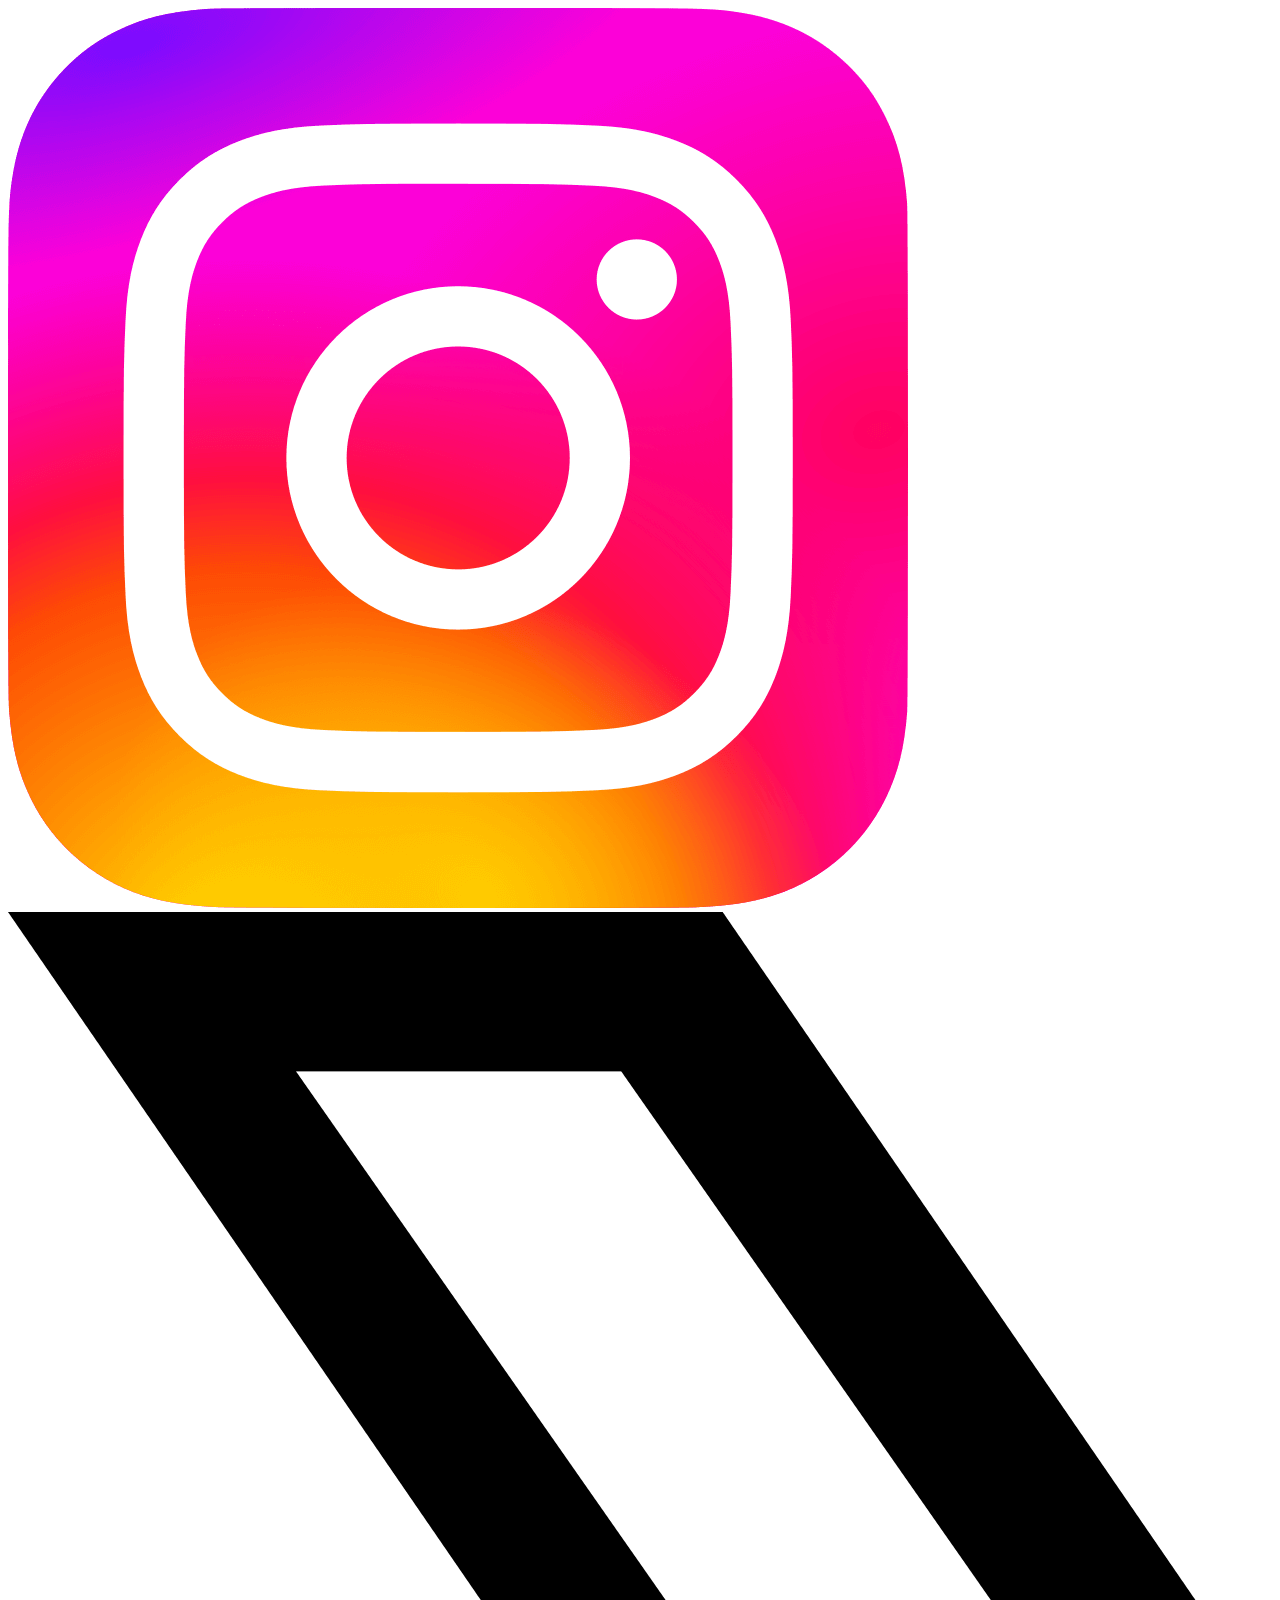
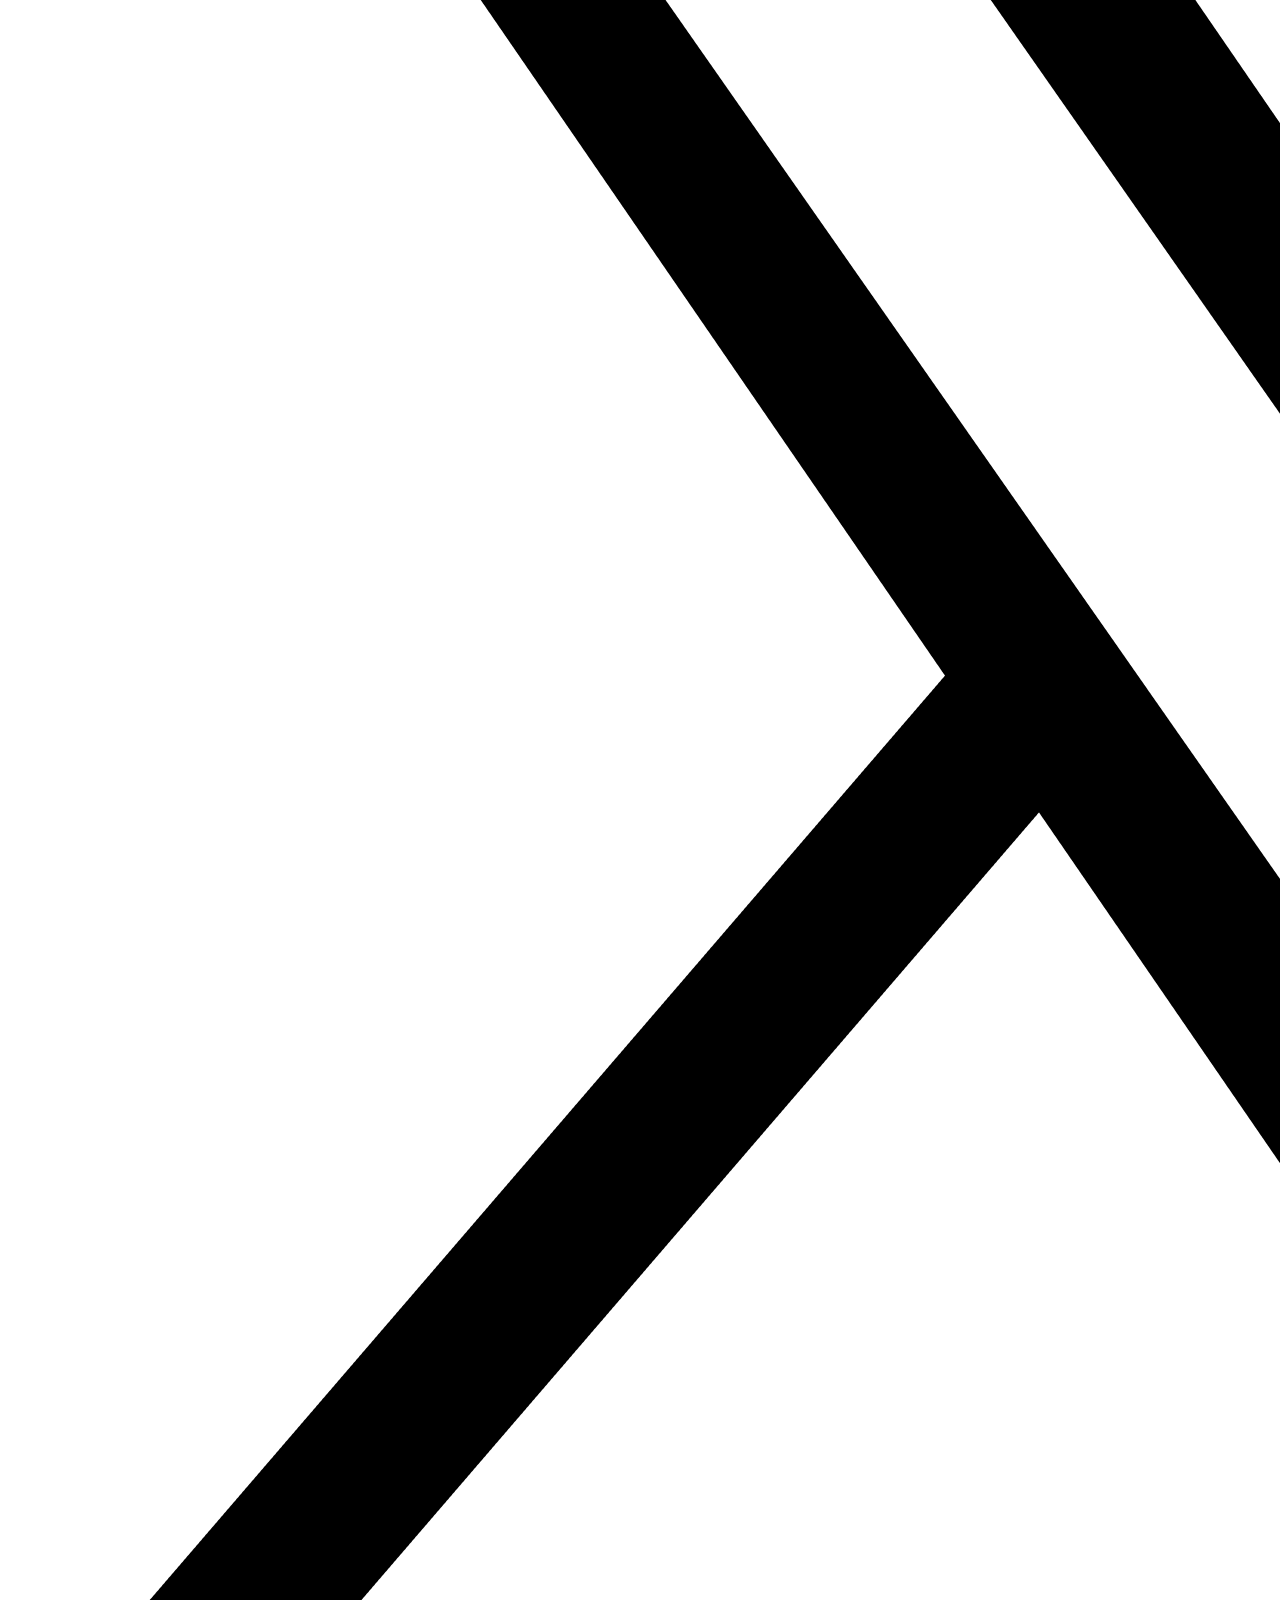
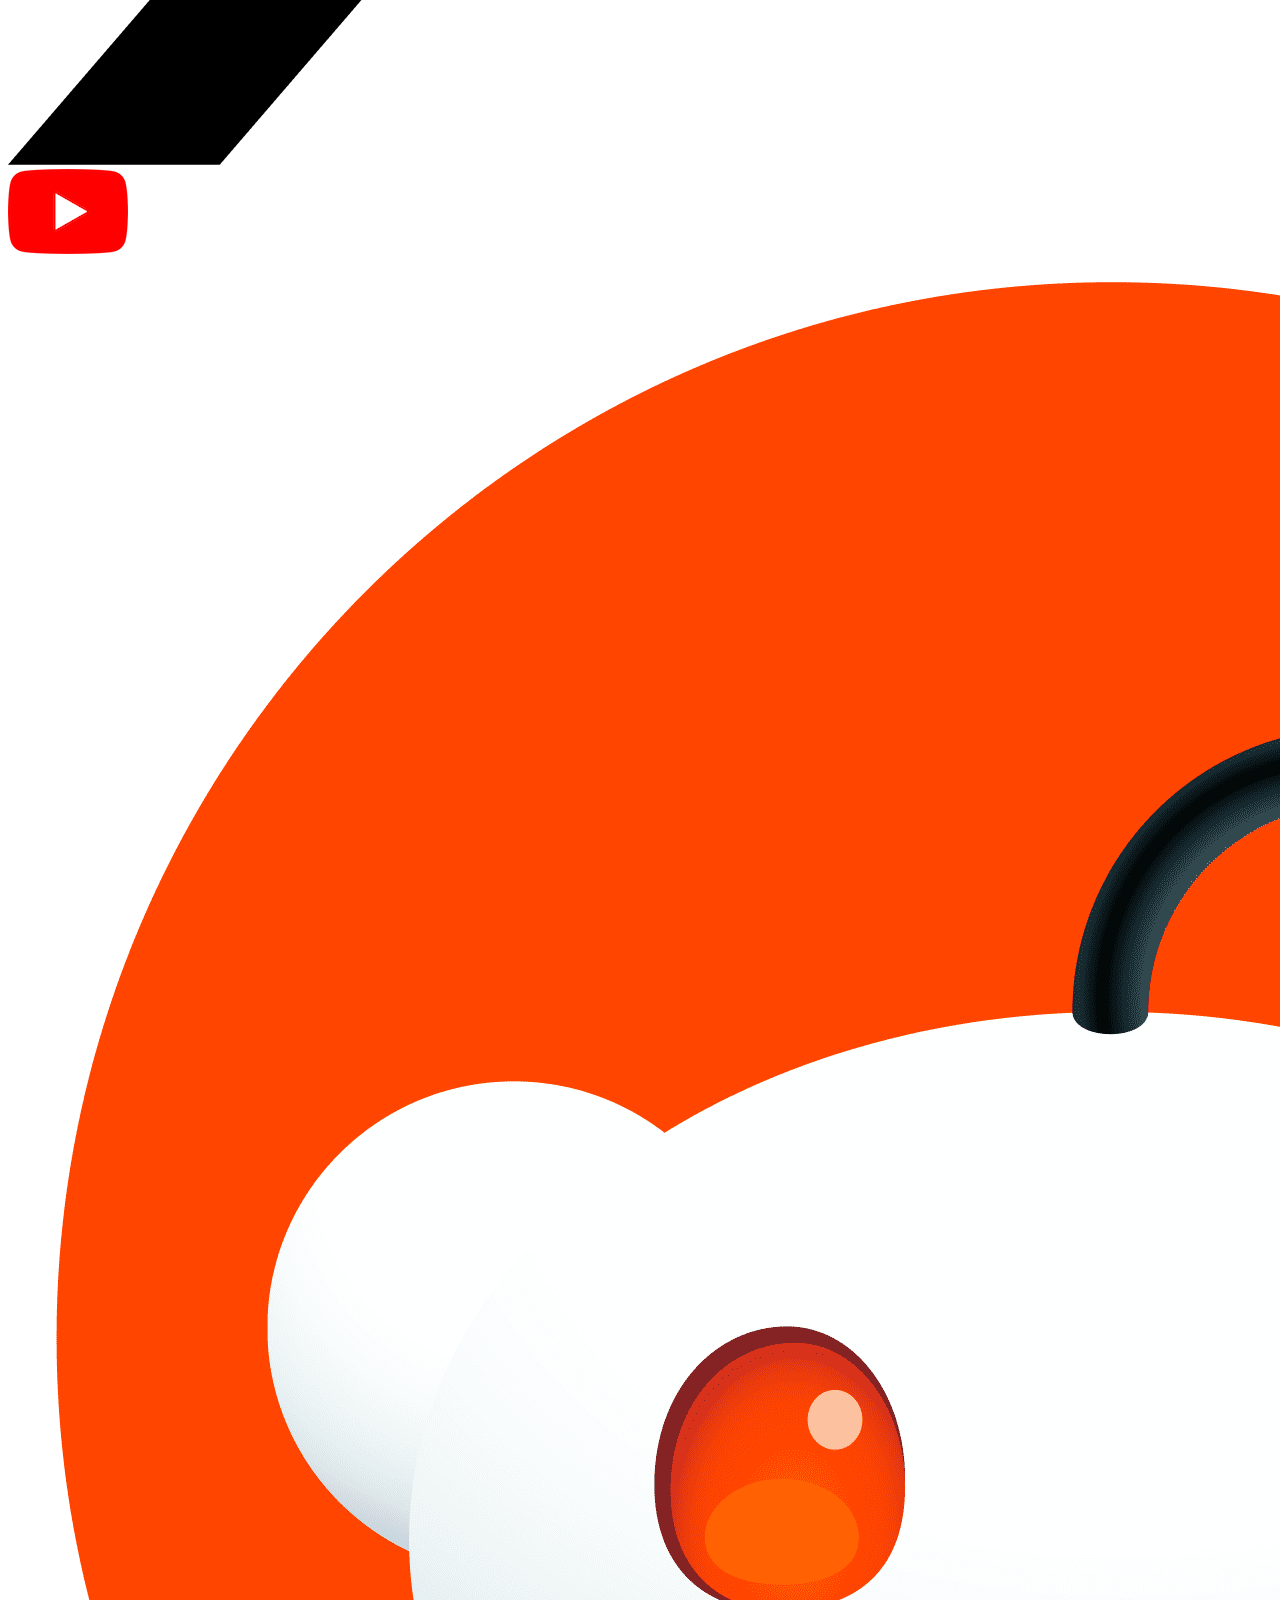
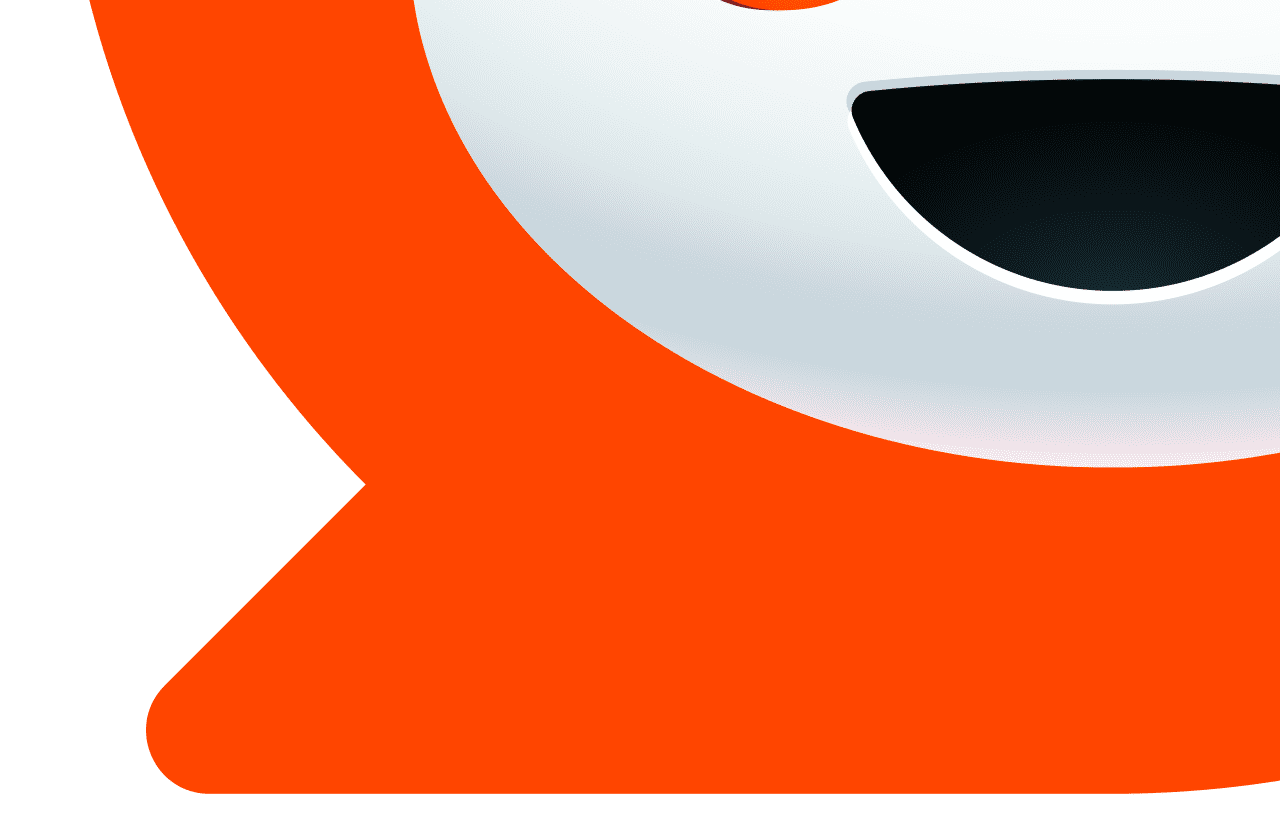
<file: cementerio.html>
<!DOCTYPE html>
<html lang="en">
<head>
    <meta charset="UTF-8">
    <title>Cementerio</title>
</head>
<body>
 <a target="_blank" href="https://www.instagram.com/sanmiguelinocasm1922/">
        <img src="./img/Ig.png" alt="Instagram" class="redes">
    </a>
    <a target="_blank" href="https://x.com/CASM_Secret1050">
        <img src="./img/Tw.png" alt="Twitter" class="redes">
    </a>
    <br>
    <a target="_blank" href="https://youtube.com/@unhinchadeltruenoverde">
        <img src="./img/Yt.png" alt="Youtube" class="redes">
    </a>
    <a target="_blank" href="https://www.reddit.com/user/secret1050/">
        <img src="./img/Rd.png" alt="Reddit" class="redes">
    </a>

    
</body>
</html>
</file>
